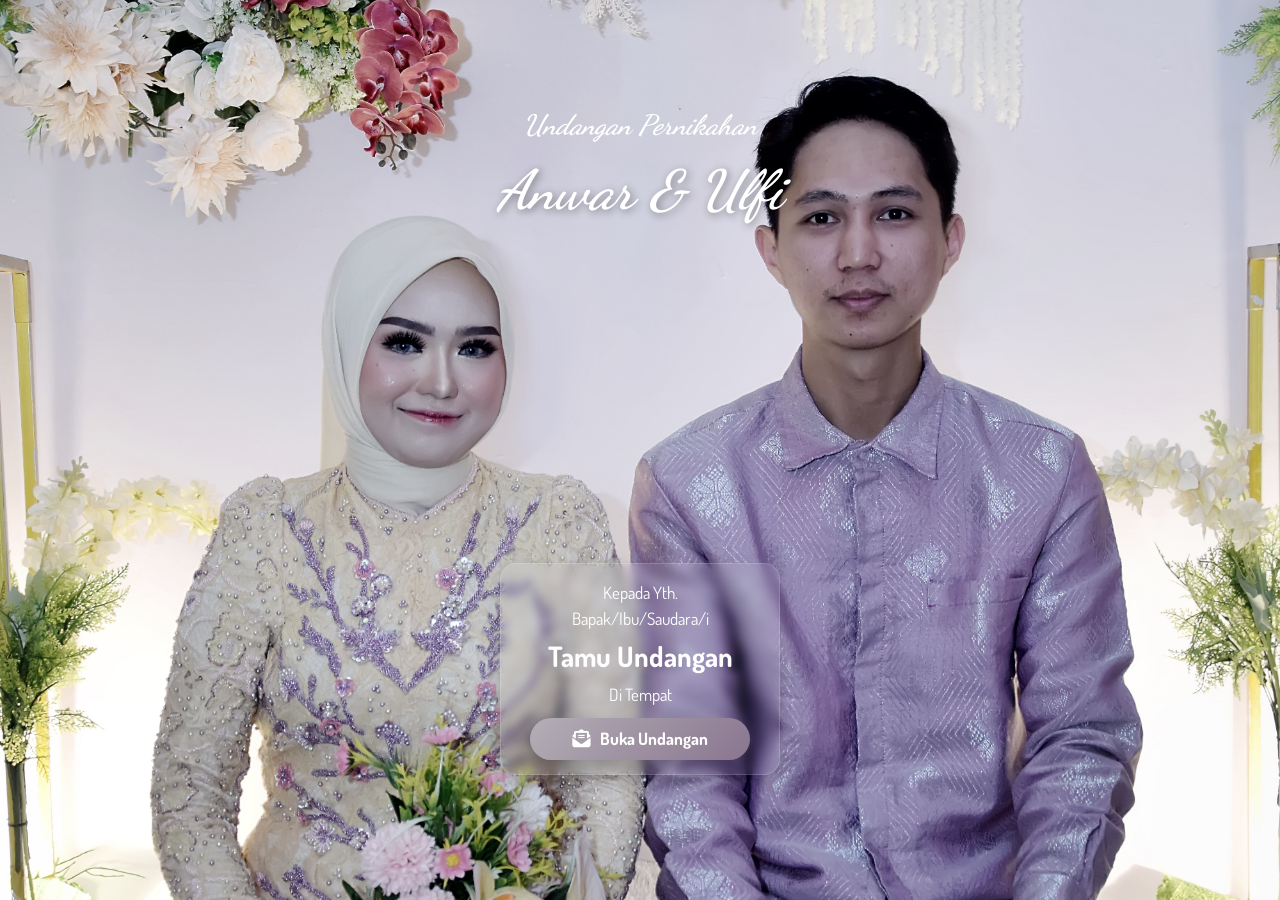
<file: index.html>
<!DOCTYPE html>
<html lang="en">
<head>
    <meta charset="UTF-8">
    <meta name="viewport" content="width=device-width, initial-scale=1.0">
    <title>Undangan Pernikahan</title>

    <link rel="stylesheet" href="styleindex.css">

    <!-- Google Font -->
    <link rel="preconnect" href="https://fonts.googleapis.com">
    <link rel="preconnect" href="https://fonts.gstatic.com" crossorigin>

    <link href="https://fonts.googleapis.com/css2?family=Dancing+Script:wght@400..700&family=Lobster&family=Momo+Signature&display=swap" rel="stylesheet">

    <link href="https://fonts.googleapis.com/css2?family=Dancing+Script:wght@400..700&family=Dosis:wght@200..800&display=swap" rel="stylesheet">

    <!-- Font Awesome -->
    <link rel="stylesheet"
        href="https://cdnjs.cloudflare.com/ajax/libs/font-awesome/6.7.2/css/all.min.css">
</head>

<body>

<header>

    <div class="atas">
        <h3>Undangan Pernikahan</h3>
        <h2><i>Anwar & Ulfi</i></h2>
    </div>

    <div class="bawah">

        <div class="guest-box">

            <p>Kepada Yth.</p>
            <p>Bapak/Ibu/Saudara/i</p>

            <p id="guest-name">
                <strong>Nama Tamu</strong>
            </p>

            <p>Di Tempat</p>

            <div class="link">
                <a href="utama.html">
                    <button class="btn">
                        <i class="fa-solid fa-envelope-open-text"></i>
                        <span>Buka Undangan</span>
                    </button>
                </a>
            </div>

        </div>

    </div>

</header>

<script>
    const params = new URLSearchParams(window.location.search);

    const nameParam = params.get("nama");

    const guestName = nameParam
        ? nameParam.charAt(0).toUpperCase() + nameParam.slice(1)
        : "Tamu Undangan";

    document.getElementById("guest-name").textContent =
        decodeURIComponent(guestName);
</script>

</body>
</html>
</file>
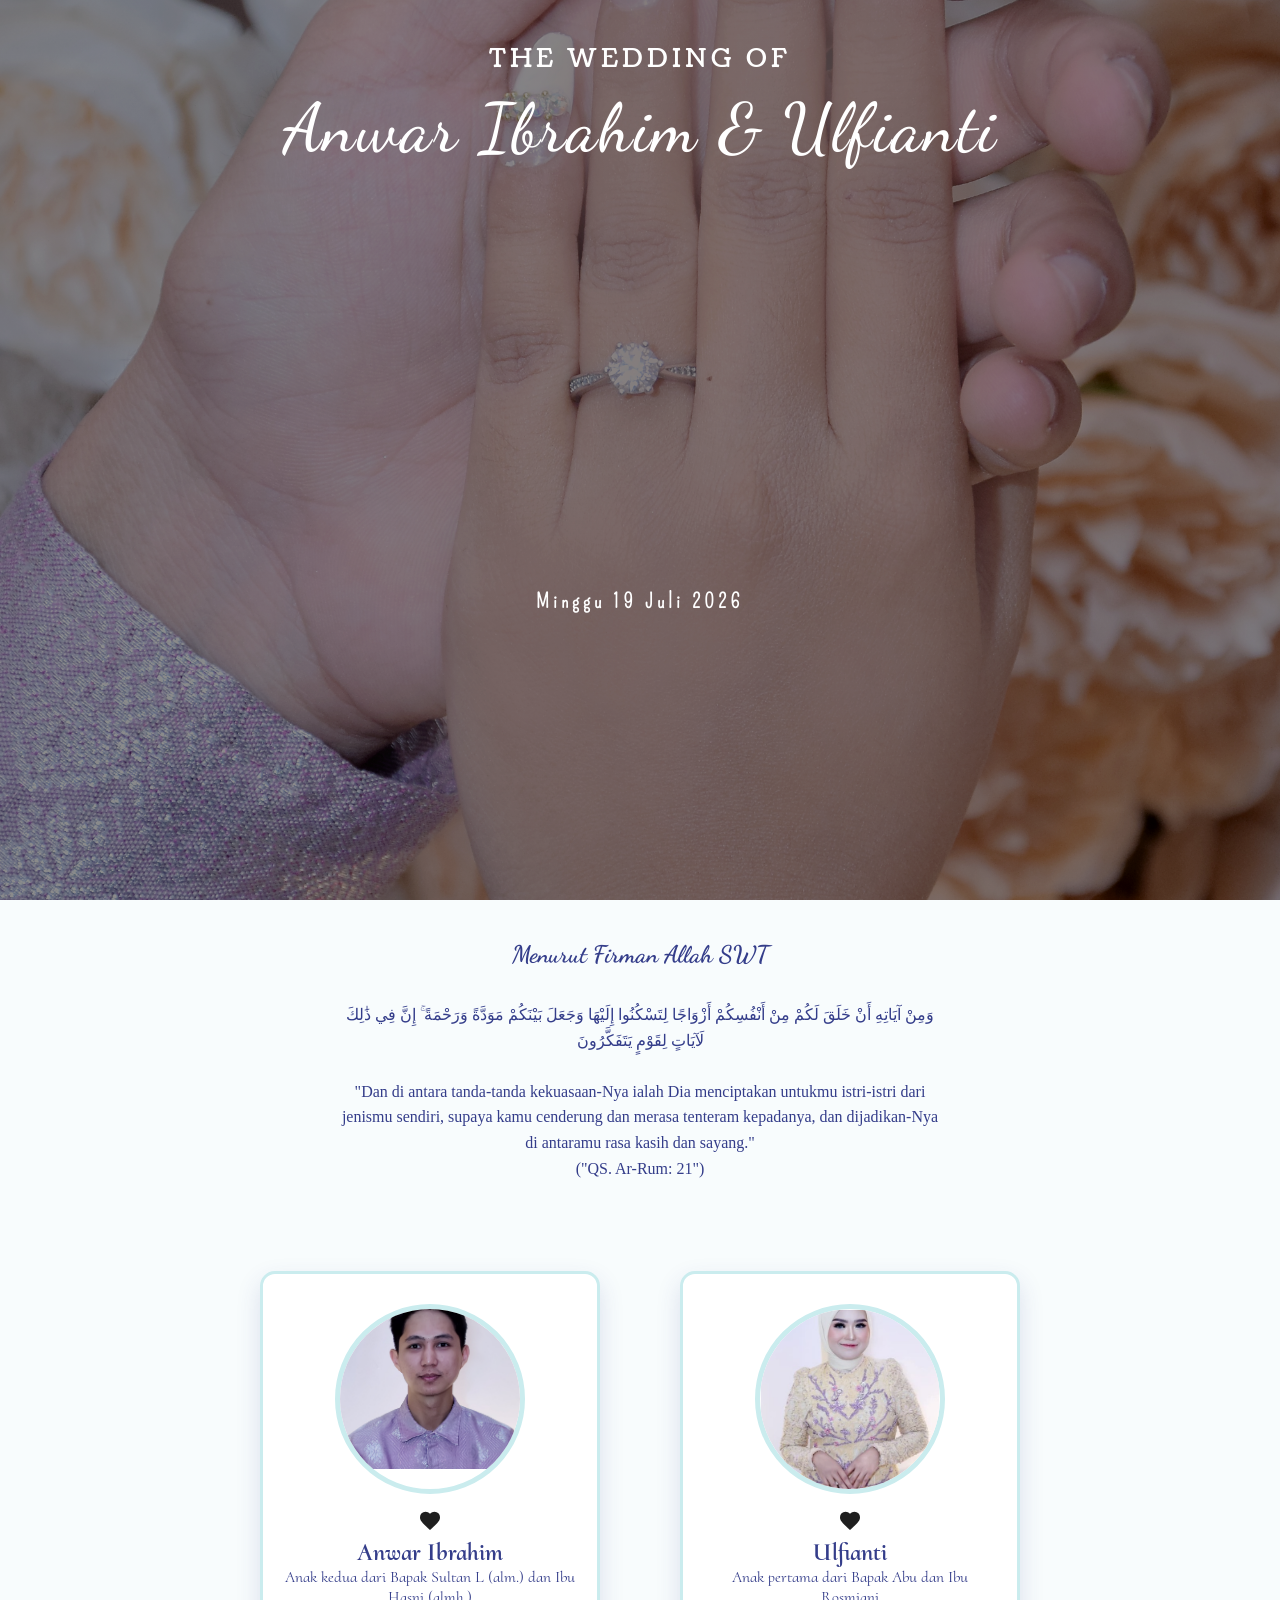
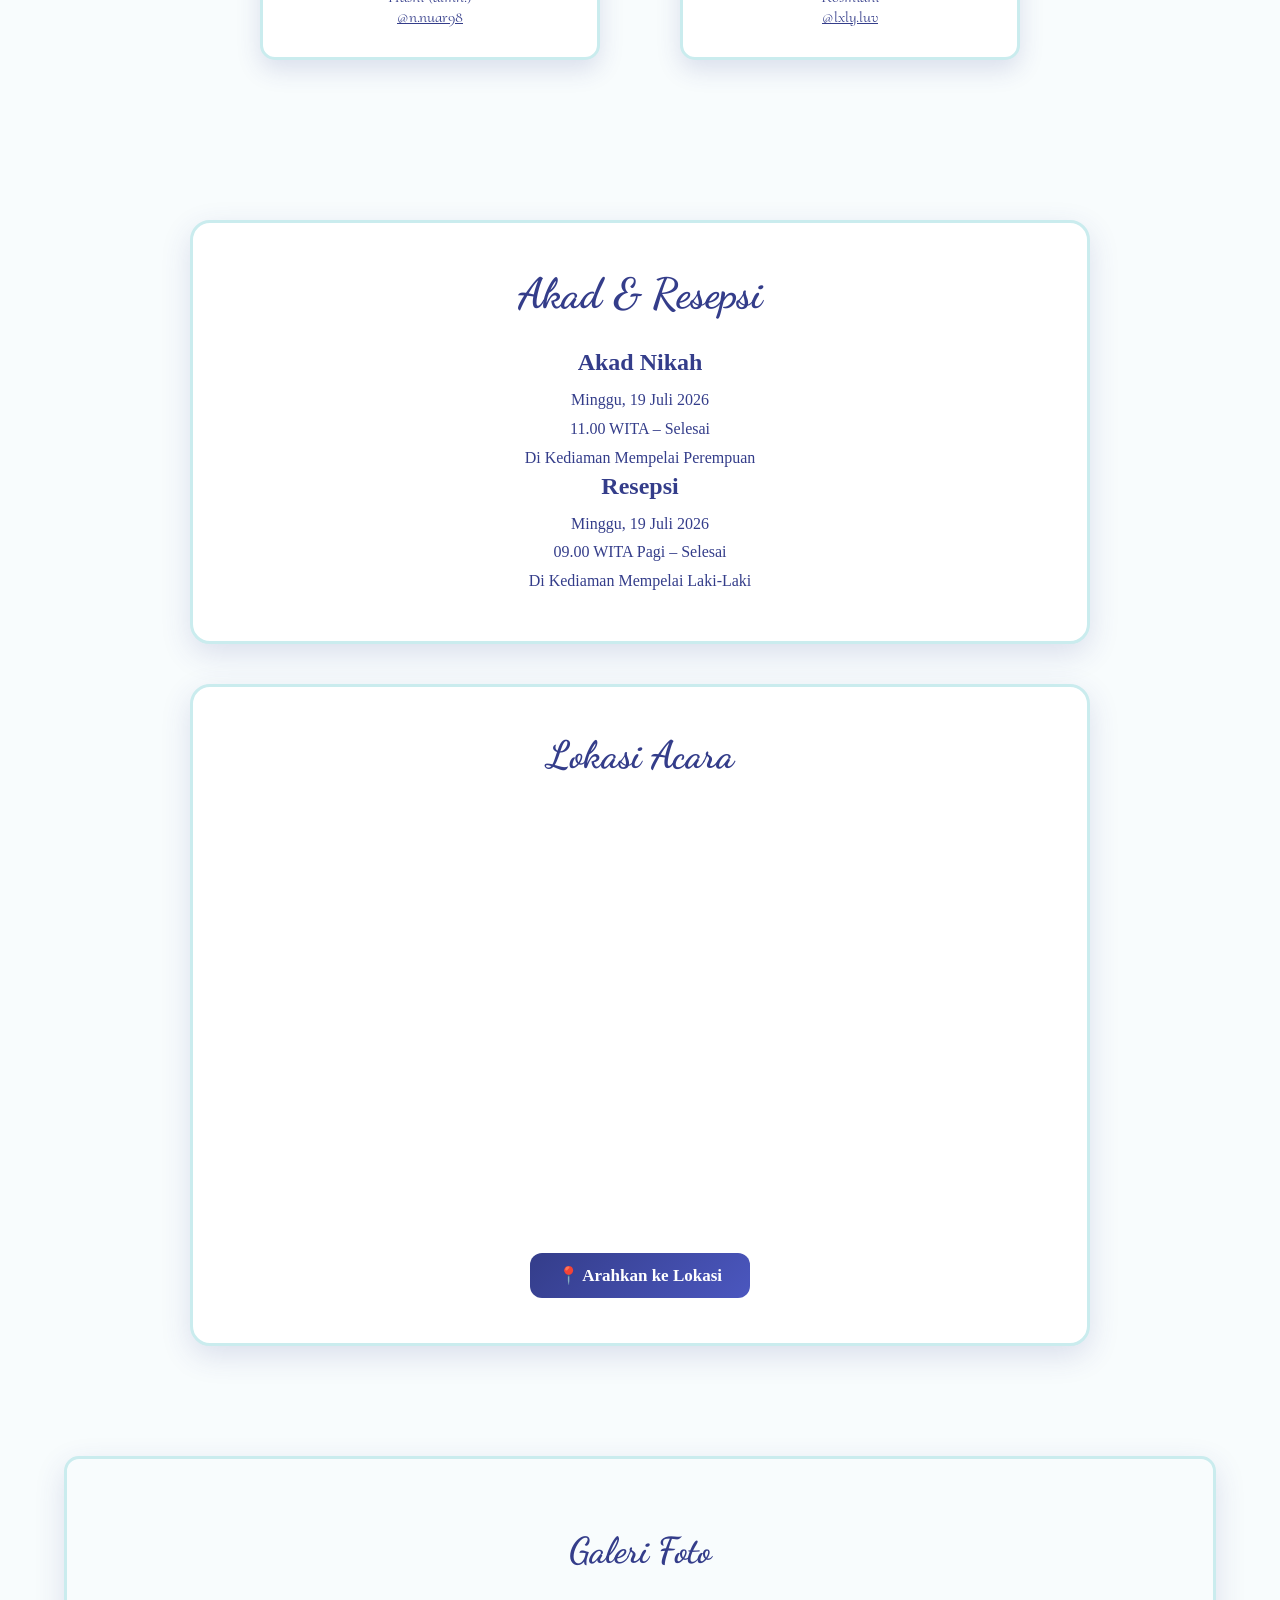
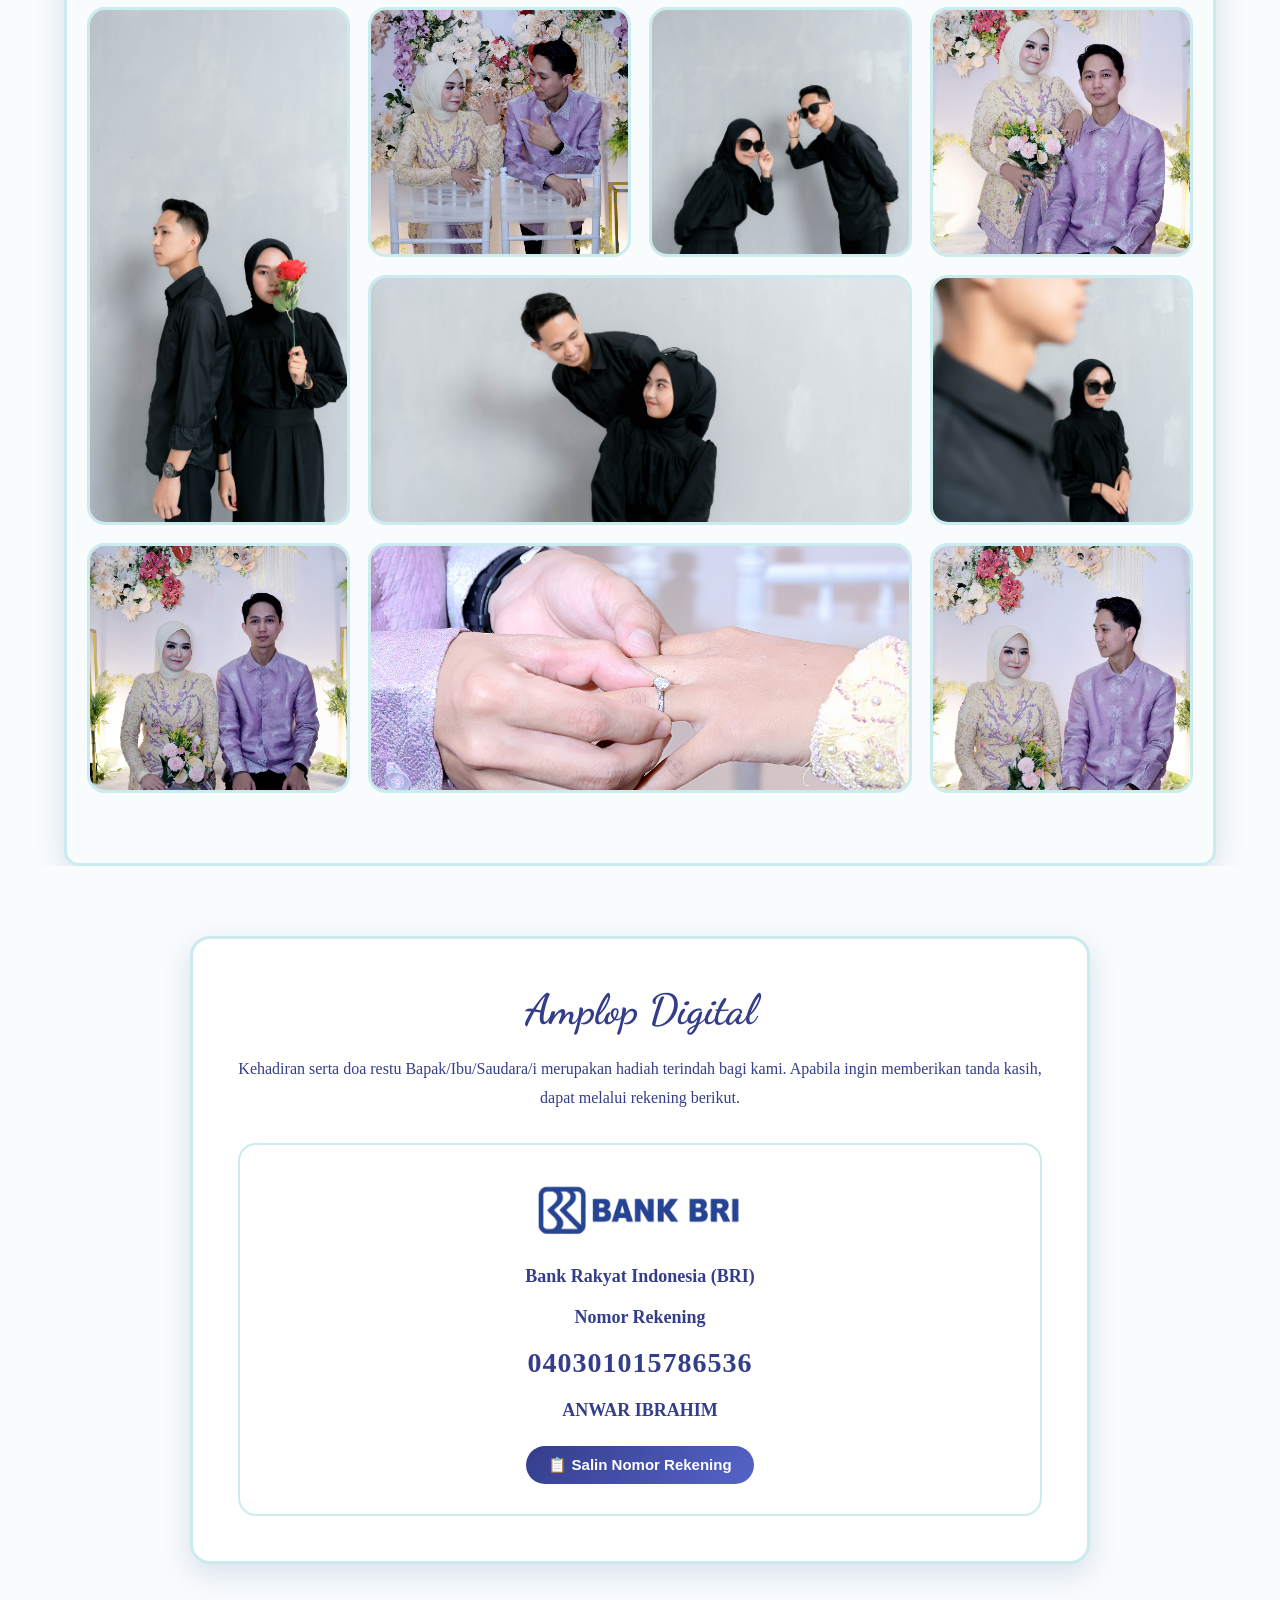
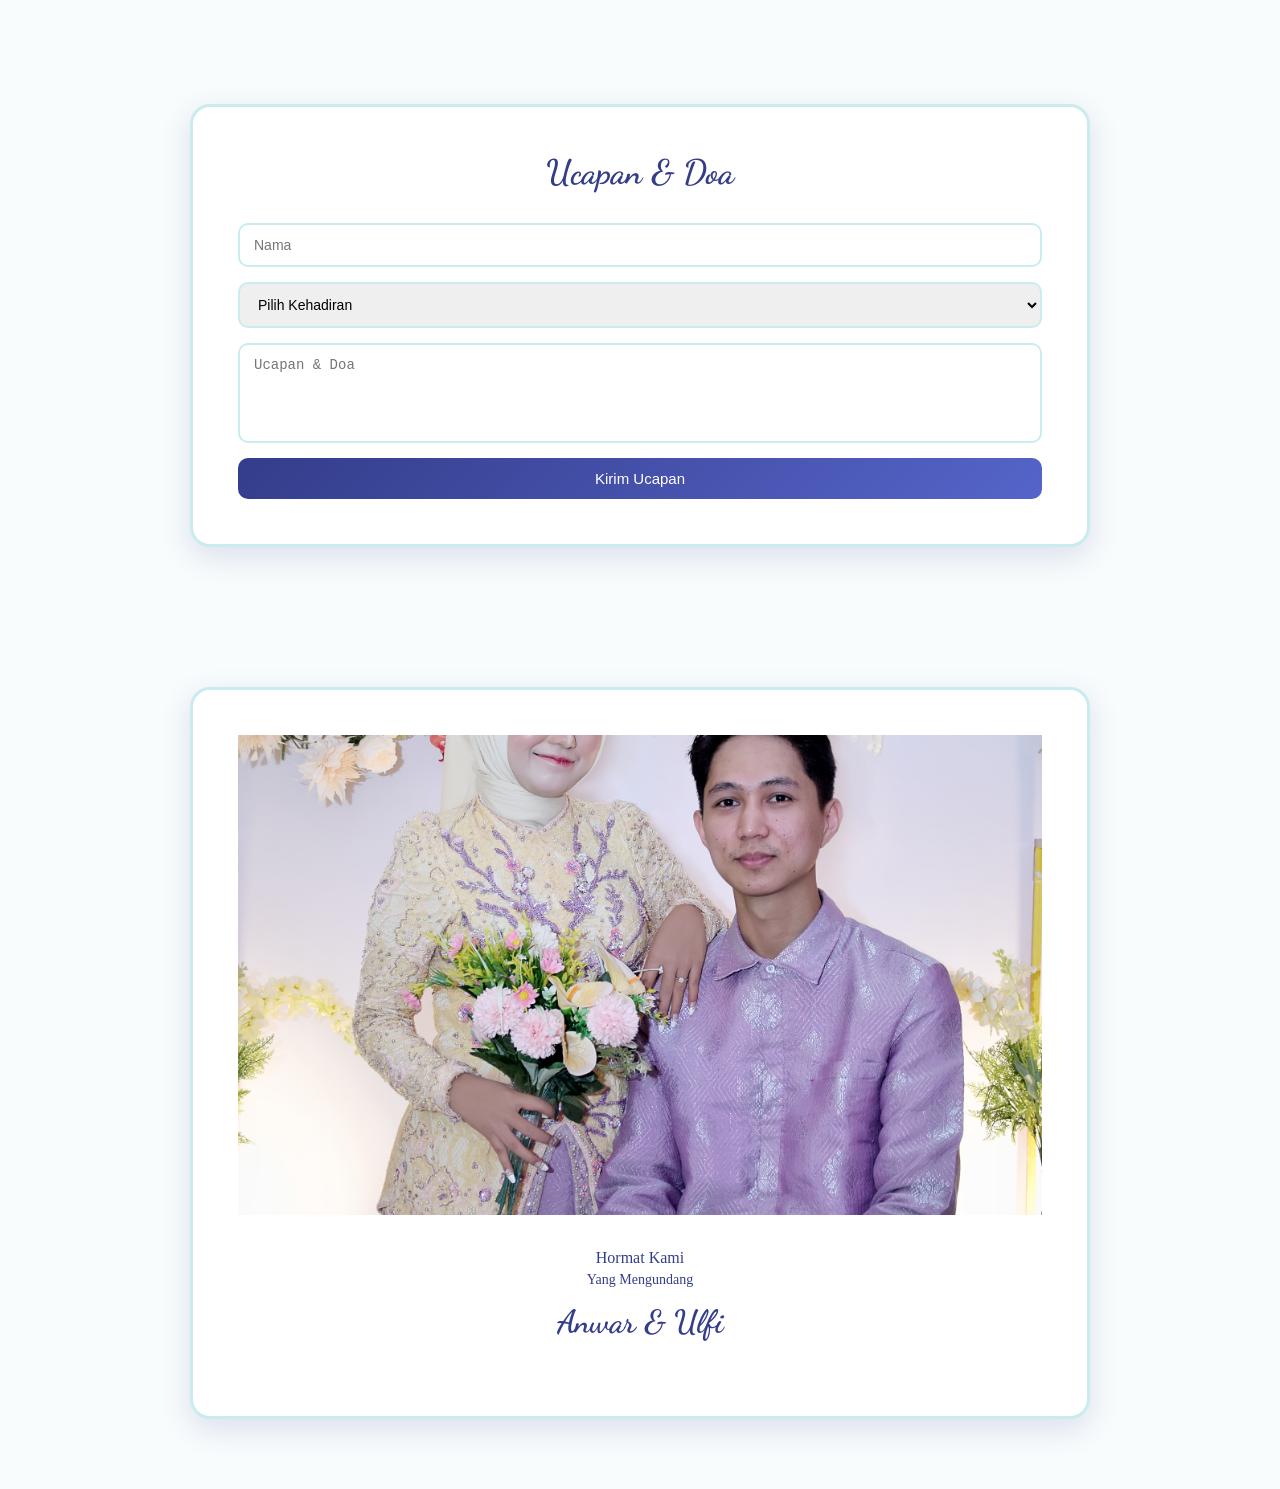
<file: utama.html>
<!DOCTYPE html>
<html lang="en">
<head>
    <meta charset="UTF-8">
    <meta name="viewport" content="width=device-width, initial-scale=1.0">
    <meta name="format-detection" content="telephone=no">
    <title>undangan</title>
    <link rel="stylesheet" href="styleutama.css">
    <link href="https://fonts.googleapis.com/css2?family=Coustard:wght@400;900&display=swap" rel="stylesheet">
    <link href="https://fonts.googleapis.com/css2?family=Dancing+Script&display=swap" rel="stylesheet">
    <link href="https://fonts.googleapis.com/css2?family=Pompiere&display=swap" rel="stylesheet">
    <link href="https://fonts.googleapis.com/css2?family=Cormorant+Upright:wght@300;400;500;600;700&display=swap" rel="stylesheet">

</head>
<body>

        <audio id="musik" loop playsinline preload="auto">
            <source src="audio/shafeofmyheard-backstreet (mp3cut.net).mp3" type="audio/ogg">
            <source src="audio/shafeofmyheard-backstreet (mp3cut.net).mp3" type="audio/mpeg">
        </audio>

        <audio id="musikAndroid" loop playsinline preload="auto">
            <source src="audio/shafeofmyheard-backstreet (mp3cut.net).mp3" type="audio/mpeg">
        </audio>

        <audio id="musikiPhone" loop playsinline preload="auto">
            <source src="audio/shafeofmyheard-backstreet (mp3cut.net).mp3" type="audio/mpeg">
        </audio>

    <section class="hero">
        <div class="judul">
            <p>THE WEDDING OF</p>
            <h2>Anwar Ibrahim & Ulfianti</h2>
            <h3>Minggu 19 Juli 2026</h3>
        </div>
    </section>

    <div class="firman">
    <h2>Menurut Firman Allah SWT</h2>  <br>
    <p>
        وَمِنْ آيَاتِهِ أَنْ خَلَقَ لَكُمْ مِنْ أَنْفُسِكُمْ أَزْوَاجًا لِتَسْكُنُوا إِلَيْهَا وَجَعَلَ بَيْنَكُمْ مَوَدَّةً وَرَحْمَةً ۚ إِنَّ فِي ذَٰلِكَ لَآيَاتٍ لِقَوْمٍ يَتَفَكَّرُونَ
        <br> 
         <br>       "Dan di antara tanda-tanda kekuasaan-Nya ialah Dia menciptakan untukmu 
        istri-istri dari jenismu sendiri, supaya kamu cenderung dan merasa tenteram kepadanya, 
        dan dijadikan-Nya di antaramu rasa kasih dan sayang."
        <br> ("QS. Ar-Rum: 21")

    </p>
</div>

<!-- MEMPELAI-->
<div class="mempelai">

    <!-- MEMPELAI PRIA -->
    <div class="card">

        <div class="frame-foto">
            <img src="foto/fotopria.jpeg" class="foto-mempelai-pria">
        </div>

        <div class="line-love">
            <span>
                <svg xmlns="http://www.w3.org/2000/svg" height="24px" viewBox="0 -960 960 960" width="24px" fill="#1f1f1f">
                    <path d="m480-120-58-52q-101-91-167-157T150-447.5Q111-500 95.5-544T80-634q0-94 63-157t157-63q52 0 99 22t81 62q34-40 81-62t99-22q94 0 157 63t63 157q0 46-15.5 90T810-447.5Q771-395 705-329T538-172l-58 52Z"/>
                </svg>
            </span>
        </div>

        <h2>Anwar Ibrahim</h2>
        <p>Anak kedua dari Bapak Sultan L (alm.) dan Ibu Hasni (almh.)</p>
        <a href="https://www.instagram.com/n.nuar98" target="_blank">@n.nuar98</a>

    </div>

    <!-- MEMPELAI WANITA -->
    <div class="card">

        <div class="frame-foto">
            <img src="foto/fotowanita.jpeg" class="foto-mempelai-wanita">
        </div>

        <div class="line-love">
            <span>
                <svg xmlns="http://www.w3.org/2000/svg" height="24px" viewBox="0 -960 960 960" width="24px" fill="#1f1f1f">
                    <path d="m480-120-58-52q-101-91-167-157T150-447.5Q111-500 95.5-544T80-634q0-94 63-157t157-63q52 0 99 22t81 62q34-40 81-62t99-22q94 0 157 63t63 157q0 46-15.5 90T810-447.5Q771-395 705-329T538-172l-58 52Z"/>
                </svg>
            </span>
        </div>

        <h2>Ulfianti</h2>
        <p>Anak pertama dari Bapak Abu dan Ibu Rosmiani</p>
        <a href="https://www.instagram.com/lxly.luv" target="_blank">@lxly.luv</a>

    </div>

</div>

<section class="card-container">

    <!-- CARD ACARA -->
    <div class="card-acara">

        <h2 class="title-acara">Akad &amp; Resepsi</h2>

            <div class="event">
            <h3>Akad Nikah</h3>
            <p>
                Minggu, 19 Juli 2026 <br>
                11.00 WITA – Selesai <br>
                Di Kediaman Mempelai Perempuan
            </p>
        </div>

        <div class="event">
            <h3>Resepsi</h3>
            <p>
                Minggu, 19 Juli 2026 <br>
                09.00 WITA Pagi – Selesai <br>
                Di Kediaman Mempelai Laki-Laki
            </p>
        </div>

    </div>


    <!-- CARD PETA -->
   <div class="card-map">

    <h2 class="title">Lokasi Acara</h2>

    <div class="map-container">
        <iframe
            src="https://www.google.com/maps?q=-5.300815548838187,120.198422312077&z=17&output=embed"
            allowfullscreen
            loading="lazy"
            referrerpolicy="no-referrer-when-cross-origin">
        </iframe>
    </div>

    <a
        href="https://www.google.com/maps/search/?api=1&query=-5.300815548838187,120.198422312077"
        target="_blank"
        rel="noopener noreferrer"
        class="btn-location">

        📍 Arahkan ke Lokasi

    </a>

</div>

</div>

    </section>

<section class="gallery-section">

    <h2 class="gallery-title">Galeri Foto</h2>

    <div class="gallery-grid">

      <img src="foto/foto2.jpeg" class="tall">
      <img src="foto/foto6.jpeg">
      <img src="foto/foto3.jpeg">

      <img src="foto/foto4.jpeg" class="wide">
      <img src="foto/foto11.jpeg">
      <img src="foto/foto1.jpeg">

      <img src="foto/foto10.jpeg">
      <img src="foto/foto12.jpeg" class="wide">
      <img src="foto/foto8.jpeg">

    </div>

</section>

<!-- =========================
     AMPLOP DIGITAL
========================== -->
<section class="amplop-section">

    <div class="amplop-container">

        <h2 class="amplop-title">Amplop Digital</h2>

        <p class="amplop-text">
            Kehadiran serta doa restu Bapak/Ibu/Saudara/i merupakan hadiah terindah bagi kami.
            Apabila ingin memberikan tanda kasih, dapat melalui rekening berikut.
        </p>

        <div class="rekening-card">

            <img src="foto/logobri-removebg-preview.png"
                 alt="Bank BRI"
                 class="logo-bank">

            <h3>Bank Rakyat Indonesia (BRI)</h3>

            <p class="judul-rekening">
                Nomor Rekening
            </p>

            <div class="nomor-rekening">
                <span id="rekening">040301015786536</span>
            </div>

            <p class="nama-rekening">
                ANWAR IBRAHIM
            </p>

            <button class="btn-copy" onclick="copyRekening()">
                📋 Salin Nomor Rekening
            </button>

        </div>

    </div>

</section>

<section class="ucapan-section">

    <div class="ucapan-container">

        <h2 class="judul">Ucapan & Doa</h2>

        <form class="form-box" onsubmit="kirimUcapan(); return false;">

            <input type="text" id="nama" placeholder="Nama">

            <select id="kehadiran">
                <option value="" disabled selected>Pilih Kehadiran</option>
                <option value="Hadir">Hadir</option>
                <option value="Belum Tentu">Belum Tentu</option>
                <option value="Tidak Hadir">Tidak Hadir</option>
            </select>

            <textarea id="ucapan" placeholder="Ucapan & Doa"></textarea>

            <button type="submit">Kirim Ucapan</button>

        </form>

    </div>

</section>

<section class="penutup-section">

    <div class="penutup-container">

        <div class="foto-penutup">
            <img src="foto/foto11.jpeg" alt="Anwar & Ulfi">
        </div>

        <div class="text-penutup">
            <p class="hormat">Hormat Kami</p>
            <p class="mengundang">Yang Mengundang</p>
            <h2 class="nama">Anwar & Ulfi</h2>
        </div>

    </div>

</section>


<script>
    function kirimUcapan() {
    const nama = document.getElementById("nama").value.trim();
    const hadir = document.getElementById("kehadiran").value;
    const ucapan = document.getElementById("ucapan").value.trim();

    if (!nama || !hadir || !ucapan) {
        alert("Harap isi semua kolom.");
        return;
    }

    const nomorWA = "6282348819933";

    const pesan = 
`*Ucapan & Doa * 
Nama: ${nama}
Kehadiran: ${hadir}

Ucapan:
${ucapan}`;

    const url = "https://wa.me/" + nomorWA + "?text=" + encodeURIComponent(pesan);

    window.open(url, "_blank");

    document.getElementById("nama").value = "";
    document.getElementById("kehadiran").value = "";
    document.getElementById("ucapan").value = "";
    }

    // lagu
    function startAudio() {
        const isIOS = /iPhone|iPad|iPod/i.test(navigator.userAgent);

        const audioAndroid = document.getElementById("musikAndroid");
        const audioIOS = document.getElementById("musikiPhone");

        if (isIOS) {
            audioIOS.muted = false;
            audioIOS.play().catch(() => {});
        } else {
            audioAndroid.muted = false;
            audioAndroid.play().catch(() => {});
        }

        document.removeEventListener("touchstart", startAudio);
        document.removeEventListener("click", startAudio);
        document.removeEventListener("scroll", startAudio);
    }

    document.addEventListener("touchstart", startAudio, { once: true });
    document.addEventListener("click", startAudio, { once: true });
    document.addEventListener("scroll", startAudio, { once: true });

/*amplop*/
function copyRekening(){

    const rekening =
    document.getElementById("rekening").innerText;

    navigator.clipboard.writeText(rekening);

    alert("Nomor rekening berhasil disalin.");

}
</script>

</body>
</html>
</file>
<file: styleindex.css>
body {
    margin: 0;
    padding: 0;
    box-sizing: border-box;
    scroll-behavior: smooth;
}

*{
    box-sizing: border-box;
}

header {
    position: relative;
    z-index: 1;
    text-align: center;
    background-image: url(foto/foto10.jpeg);
    background-size: cover;
    background-position: center;
    height: 100vh;
    overflow: hidden;
}

/* Overlay agar foto lebih elegan */
header::before{
    content: "";
    position: absolute;
    inset: 0;
    /* background: rgba(142, 134, 134, 0.35); */
    backdrop-filter: grayscale(25%);
    z-index: -1;
}

/* ========================= */
/* Atas */
/* ========================= */

.atas{
    transform: translateY(-230px); /* naik 30px */
    padding-top: 310px;
    color: white;
}

.atas h2{
    font-family:"Dancing Script", cursive;
    font-size:55px;
    margin:0;
    text-shadow:2px 2px 8px rgba(0,0,0,.4);
}

header .atas h3{
    font-family:"Dancing Script", cursive;
    font-style:italic;
    margin-bottom:15px;
    font-size:28px;
}

/* ========================= */
/* Tengah */
/* ========================= */
/* =========================
   BAGIAN TAMU
========================= */

header .bawah{
    margin-top:110px;
    display:flex;
    justify-content:center;
}

/* =========================
   KOTAK BLUR
========================= */

header .guest-box{

    width:280px;

    padding:14px 18px;

    text-align:center;

    background:rgba(255,255,255,.08);

    backdrop-filter:blur(5px);
    -webkit-backdrop-filter:blur(5px);

    border:1px solid rgba(255,255,255,.15);

    border-radius:16px;

    box-shadow:0 6px 18px rgba(0,0,0,.18);

}

/* =========================
   TULISAN
========================= */

header .guest-box p{

    margin:4px 0;

    color:#fff;

    font-family:"Dosis", sans-serif;

    font-size:17px;

    line-height:1.3;

}

#guest-name{

    margin:10px 0;

    font-size:28px;

    font-weight:700;

    color:#fff;

    line-height:1.2;

}

/* =========================
   TOMBOL
========================= */

header .guest-box .link{

    margin-top:12px;

    display:flex;

    justify-content:center;

}

header .guest-box .link a{
    text-decoration:none;
}

header .guest-box .btn{

    display:inline-flex;
    align-items:center;
    justify-content:center;
    gap:10px;

    width:220px;
    height:42px;

    border:none;
    border-radius:40px;

    cursor:pointer;

    font-family:"Dosis", sans-serif;
    font-size:17px;
    font-weight:700;

    color:white;

    background:linear-gradient(135deg,#b4afb6,#89758f);

    box-shadow:0 8px 18px rgba(0,0,0,.20);

    transition:all .35s ease;

}

header .guest-box .btn i{

    font-size:18px;

    transition:.35s;

}

header .guest-box .btn:hover{

    transform:translateY(-3px);

    background:linear-gradient(135deg,#756d7a,#e1c4e8);

    box-shadow:0 12px 24px rgba(0,0,0,.25);

}

header .guest-box .btn:hover i{

    transform:rotate(-15deg) scale(1.1);

}

header .guest-box .btn:active{

    transform:scale(.97);

}

/* ========================= */
/* Responsive Tablet */
/* ========================= */

@media (max-width:768px){

    .atas{
        transform:translateY(-180px);
        padding-top:250px;
    }

    .atas h2{
        font-size:46px;
    }

    header .atas h3{
        font-size:24px;
    }

    #guest-name{
        font-size:26px;
    }

    header .link .btn{
        width:250px;
        padding:14px 20px;
        font-size:17px;
    }

}

/* ========================= */
/* Responsive HP */
/* ========================= */

@media (max-width:480px){

    .atas{
        transform:translateY(-150px);
        padding-top:220px;
    }

    .atas h2{
        font-size:40px;
    }

    header .atas h3{
        font-size:22px;
    }

    header .bawah p{
        font-size:16px;
    }

    #guest-name{
        font-size:24px;
    }

    header .link{
        margin-top:30px;
    }

    header .link .btn{

        width:220px;

        padding:13px 18px;

        font-size:16px;
    }

    header .link .btn i{
        font-size:20px;
    }

}
</file>
<file: styleutama.css>
*{
    margin:0;
    padding:0;
    box-sizing:border-box;
}

:root{
    --sea-mist:#CAECEE;
    --deep-indigo:#343D8A;
    --white:#ffffff;
    --background:#F8FCFD;
}

body{
    margin:0;
    background:var(--background);
    color:var(--deep-indigo);
}

/* ================= HERO ================= */

.hero{
    height:100vh;
    display:flex;
    justify-content:center;
    align-items:flex-start;
    text-align:center;
    padding-top:120px;

    background-image:
        linear-gradient(rgba(0,0,0,.45),rgba(0,0,0,.45)),
        url("foto/foto7.jpeg");

    background-size:cover;
    background-position:center;
}

.judul p{
    font-family:"Coustard", serif;
    color:#fff;
    letter-spacing:4px;
    font-size:20px;
    margin-bottom:20px;
    margin-top:-40px; /* Naik 40px */
}

.judul h2{
    font-family:"Dancing Script", cursive;
    color:#fff;
    font-size:36px;
    font-weight:500;
    letter-spacing:2px;
    margin-top:-10px;
}

.judul h3{
    color:#fff;
    font-family:"Pompiere", sans-serif;
    letter-spacing:4px;
    font-size:13px;
    margin-top:380px;
}

/* ================= FIRMAN ================= */

.firman{
    text-align:center;
    padding:40px 20px;
}

.firman h2{
    font-family:"Dancing Script", cursive;
    margin-bottom:15px;
    color:var(--deep-indigo);
}

.firman p{
    max-width:600px;
    margin:auto;
    line-height:1.6;
    color:var(--deep-indigo);
}

/* ================= MEMPELAI ================= */

.mempelai{
    width:100%;
    display:flex;
    justify-content:center;
    align-items:stretch;
    flex-wrap:wrap;
    gap:30px;
    padding:30px 20px;
}

.card{

    flex:1 1 300px;
    max-width:340px;

    text-align:center;

    background:#fff;

    padding:30px 20px;

    border-radius:15px;

    border:3px solid var(--sea-mist);

    box-shadow:0 10px 25px rgba(52,61,138,.15);

    font-family: "Cormorant Upright", serif;

}

.card h2{
    color:var(--deep-indigo);
}

.card p,
.card a{
    color:var(--deep-indigo);
}

/* ================= FOTO ================= */

.frame-foto{
    width:150px;
    height:150px;
    margin:0 auto 15px;
    overflow:hidden;

    border:5px solid var(--sea-mist);

    border-radius:50%;
}

.foto-mempelai-pria{
    width:100%;
    height:160px;
    object-fit:cover;
    object-position:center;
    transition:.3s;
}

.foto-mempelai-wanita{
    width:100%;
    height:190px;
    object-fit:cover;
    object-position:center;
    transition:.3s;
}

.foto-mempelai-pria{
    transform:scale(1);
}

.foto-mempelai-wanita{
    transform:scale(.99);
}

/* ================= ACARA ================= */

.card-acara{

    background:#fff;

    max-width:370px;

    margin:40px auto;

    padding:35px 30px;

    border-radius:20px;

    border:3px solid var(--sea-mist);

    box-shadow:0 10px 30px rgba(52,61,138,.15);

    text-align:center;

}

.card-acara .title-acara{

    display:block;

    width:100%;

    margin:0 0 30px;

    text-align:center;

    font-family:"Dancing Script", cursive;

    font-size:42px;

    color:var(--deep-indigo);

}

.title-map{

    text-align:center;

    font-family:"Dancing Script", cursive;

    font-size:38px;

    color:var(--deep-indigo);

    margin-bottom:25px;

}

.event h3{
    font-size:24px;
    margin-bottom:10px;
    color:var(--deep-indigo);
}

.event p{
    line-height:1.8;
    color:var(--deep-indigo);
}

.divider{

    width:70px;

    height:2px;

    background:var(--sea-mist);

    margin:25px auto;

}

/* ================= MAP ================= */

.card-map{

    background:#fff;

    padding:30px;

    max-width:370px;

    width:100%;

    margin:40px auto;

    border-radius:20px;

    border:3px solid var(--sea-mist);

    box-shadow:0 10px 30px rgba(52,61,138,.15);

    text-align:center;

}

.title{

    font-family:"Dancing Script", cursive;

    font-size:38px;

    color:var(--deep-indigo);

    margin-bottom:25px;

}

.map-container{

    width:100%;

    height:280px;

    overflow:hidden;

    border-radius:15px;

    margin-bottom:20px;

}

.map-container iframe{

    width:100%;

    height:100%;

    border:0;

    display:block;

}

.btn-location{

    display:inline-flex;

    align-items:center;

    justify-content:center;

    gap:8px;

    padding:12px 28px;

    background:linear-gradient(135deg,#343D8A,#4B57BF);

    color:#fff;

    text-decoration:none;

    border-radius:12px;

    font-size:17px;

    font-weight:600;

    transition:.3s;

}

.btn-location:hover{

    transform:translateY(-3px);

    box-shadow:0 10px 20px rgba(52,61,138,.30);

}

/* ================= GALLERY ================= */

.gallery-section{

    padding:70px 20px;

    background:#F8FCFD;

    margin:0 10px;

    border-radius:15px;

    border:3px solid var(--sea-mist);

    box-shadow:0 10px 30px rgba(52,61,138,.15);

}

.gallery-title{

    text-align:center;

    font-family:"Dancing Script", cursive;

    font-size:36px;

    margin-bottom:35px;

    color:var(--deep-indigo);

}

.gallery-grid{

    display:grid;

    grid-template-columns:repeat(3,1fr);

    grid-auto-rows:180px;

    gap:18px;

    grid-auto-flow:dense;

}

.gallery-grid img{

    width:100%;

    height:100%;

    object-fit:cover;

    border-radius:18px;

    border:3px solid var(--sea-mist);

    transition:.3s;

}

.gallery-grid img:hover{

    transform:scale(1.03);

}

/* =========================
   AMPLOP DIGITAL
========================= */


.amplop-section{
    padding:70px 20px;
    background:#F8FCFD;
}

.amplop-container{
    max-width:500px;
    margin:auto;
    background:#fff;
    padding:35px;
    border-radius:20px;
    border:3px solid #CAECEE;
    box-shadow:0 10px 30px rgba(52,61,138,.15);
    text-align:center;
}

.amplop-title{
    font-family:"Dancing Script", cursive;
    font-size:42px;
    color:#343D8A;
    margin-bottom:15px;
}

.amplop-text{
    color:#343D8A;
    line-height:1.8;
    margin:20px 0 30px;
}

.rekening-card{
    background:#fff;
    border:2px solid #CAECEE;
    border-radius:18px;
    padding:30px 20px;
}

.logo-bank{
    width:220px;
    max-width:100%;
    display:block;
    margin:0 auto 20px;
}

.rekening-card h3{
    color:#343D8A;
    font-size:18px;
    margin-bottom:20px;
}

.judul-rekening{
    font-size:18px;
    font-weight:600;
    color:#343D8A;
    margin-bottom:15px;
}

.nomor-rekening{
    margin-bottom:18px;
    user-select:all;
    -webkit-user-select:all;

    display:flex;
    justify-content:center;
    align-items:center;
    flex-wrap:wrap;
    word-break:break-word;
}

#rekening{
    font-size:clamp(25px, 5vw, 28px);
    font-weight:700;
    color:#343D8A;
    letter-spacing:1px;
    line-height:1.4;
    text-align:center;
}
.nama-rekening{
    color:#343D8A;
    font-size:18px;
    font-weight:600;
    margin-bottom:25px;
    text-transform:uppercase;
}

.btn-copy{
    display:inline-flex;
    align-items:center;
    justify-content:center;
    gap:8px;

    padding:10px 22px;

    background:linear-gradient(135deg,#343D8A,#5564C9);

    color:#fff;
    text-decoration:none;

    border:none;
    border-radius:40px;

    font-size:15px;
    font-weight:600;

    cursor:pointer;
    transition:.3s;
}

.btn-copy:hover{
    transform:translateY(-2px);
    box-shadow:0 10px 20px rgba(52,61,138,.25);
}

/* =========================================
   GALLERY
========================================= */

.wide{
    grid-column:span 2;
}

.tall{
    grid-row:span 2;
}

.gallery-grid img{
    border:3px solid #CAECEE;
}

.gallery-grid img:hover{
    transform:scale(1.04);
}

/* =========================================
   UCAPAN
========================================= */

.ucapan-section{
    padding:70px 20px;
    background:#F8FCFD;
}

.ucapan-container{
    max-width:500px;
    margin:auto;
    background:#fff;
    padding:35px;
    border-radius:20px;
    border:3px solid #CAECEE;
    box-shadow:0 10px 30px rgba(52,61,138,.15);
}

.judul{
    text-align:center;
    margin-bottom:30px;
    font-size:34px;
    font-family:"Dancing Script", cursive;
    color:#343D8A;
}

.form-box{
    display:flex;
    flex-direction:column;
    gap:15px;
}

.form-box input,
.form-box select,
.form-box textarea{
    width:100%;
    padding:12px 14px;
    border:2px solid #CAECEE;
    border-radius:10px;
    font-size:14px;
    outline:none;
    transition:.3s;
}

.form-box input:focus,
.form-box select:focus,
.form-box textarea:focus{
    border-color:#343D8A;
}

.form-box textarea{
    min-height:100px;
    resize:none;
}

.form-box button{
    padding:12px;
    border:none;
    border-radius:10px;
    background:linear-gradient(135deg,#343D8A,#5564C9);
    color:#fff;
    font-size:15px;
    cursor:pointer;
    transition:.3s;
}

.form-box button:hover{
    transform:translateY(-2px);
    box-shadow:0 10px 20px rgba(52,61,138,.25);
}

/* =========================================
   PENUTUP
========================================= */

.penutup-section{
    padding:70px 20px;
    background:#F8FCFD;
}

.penutup-container{
    max-width:500px;
    margin:auto;
    background:#fff;
    border-radius:20px;
    overflow:hidden;
    border:3px solid #CAECEE;
    box-shadow:0 10px 30px rgba(52,61,138,.15);
    text-align:center;
}

.foto-penutup img{
    width:100%;
    height:300px;
    object-fit:cover;
}

.text-penutup{
    padding:30px 20px;
}

.hormat{
    color:#343D8A;
    font-size:16px;
    margin-bottom:5px;
}

.mengundang{
    color:#343D8A;
    font-size:14px;
    margin-bottom:15px;
}

.nama{
    font-family:"Dancing Script", cursive;
    font-size:32px;
    color:#343D8A;
}

/* =====================================================
   RESPONSIVE FINAL
   Mobile First (Default = HP)
===================================================== */


/* ==========================
   TABLET
========================== */
@media screen and (min-width:768px){

    .hero{
        padding-top:90px;
    }

    .judul p{
        font-size:22px;
    }

    .judul h2{
        font-size:54px;
    }

    .judul h3{
        font-size:18px;
        margin-top:400px;
    }

    .mempelai{
        display:flex;
        justify-content:center;
        flex-wrap:wrap;
        gap:35px;
    }

    .card{
        width:300px;
        margin:20px;
    }

    .frame-foto{
        width:180px;
        height:180px;
    }

    .card-acara,
    .card-map,
    .amplop-container,
    .ucapan-container,
    .penutup-container{
        width:90%;
        max-width:700px;
        padding:40px;
    }

    .gallery-section{
        width:90%;
        max-width:900px;
        margin:auto;
    }

    .gallery-grid{
        grid-template-columns:repeat(3,1fr);
        grid-auto-rows:220px;
        gap:15px;
    }

    .map-container{
        height:350px;
    }

    .foto-penutup img{
        height:400px;
    }

}


/* ==========================
   LAPTOP
========================== */
@media screen and (min-width:1024px){

    section{
        padding:70px 60px;
    }

    .hero{
        padding-top:80px;
    }

    .judul p{
        font-size:26px;
    }

    .judul h2{
        font-size:68px;
    }

    .judul h3{
        font-size:20px;
        margin-top:420px;
    }

    .mempelai{
        display:flex;
        justify-content:center;
        gap:40px;
        flex-wrap:wrap;
    }

    .card{
        width:320px;
    }

    .frame-foto{
        width:190px;
        height:190px;
    }

    .card-acara,
    .card-map,
    .amplop-container,
    .ucapan-container,
    .penutup-container{
        width:90%;
        max-width:900px;
        padding:45px;
    }

    .gallery-section{
        max-width:1200px;
        margin:auto;
    }

    .gallery-grid{
        grid-template-columns:repeat(4,1fr);
        grid-auto-rows:250px;
        gap:18px;
    }

    .map-container{
        height:430px;
    }

    .foto-penutup img{
        height:480px;
    }

}


/* ==========================
   DESKTOP BESAR
========================== */
@media screen and (min-width:1440px){

    .hero{
        padding-top:70px;
    }

    .judul p{
        font-size:30px;
    }

    .judul h2{
        font-size:82px;
    }

    .judul h3{
        font-size:24px;
        margin-top:450px;
    }

    .gallery-section{
        max-width:1350px;
    }

    .gallery-grid{
        grid-template-columns:repeat(4,1fr);
        grid-auto-rows:280px;
        gap:20px;
    }

    .card{
        width:340px;
    }

    .card-acara,
    .card-map,
    .amplop-container,
    .ucapan-container,
    .penutup-container{
        max-width:1000px;
    }

    .map-container{
        height:500px;
    }

    .foto-penutup img{
        height:550px;
    }

}
</file>
